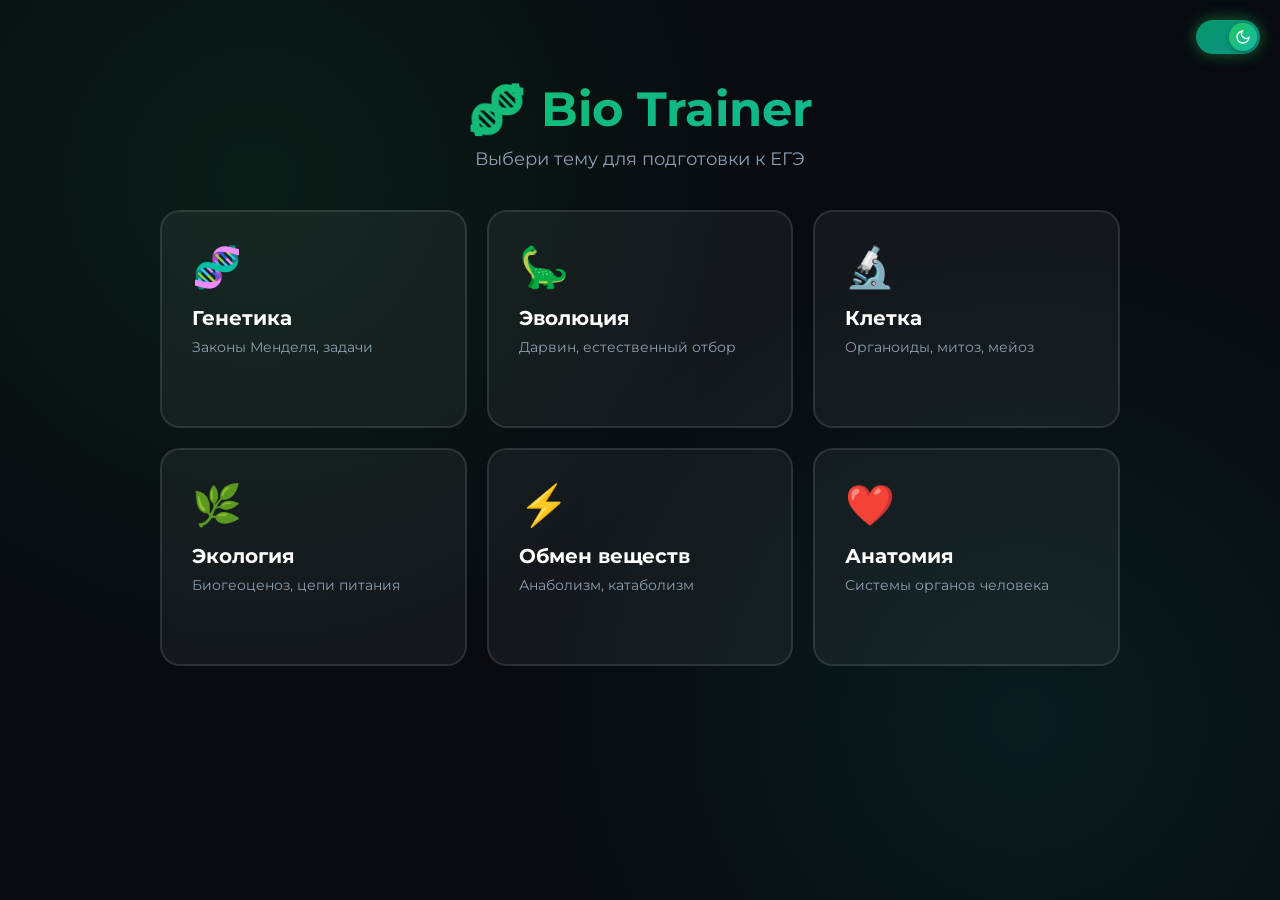
<file: index.html>
<!DOCTYPE html>
<html lang="ru">
<head>
    <meta charset="UTF-8">
    <meta name="viewport" content="width=device-width, initial-scale=1.0">
    <title>Bio Trainer | Подготовка к ЕГЭ</title>
    <link rel="icon" type="image/svg+xml" href="icon.svg">
    <link rel="apple-touch-icon" href="icon.svg">
    <link rel="stylesheet" href="style.css">
</head>
<body class="dark-mode">
    
    <!-- Кнопка переключения темы -->
    <button id="themeToggle" class="theme-switch">
        <div class="toggle-thumb">
            <svg class="icon-sun" viewBox="0 0 24 24" fill="none" stroke="currentColor" stroke-width="2"><circle cx="12" cy="12" r="5"></circle><line x1="12" y1="1" x2="12" y2="3"></line><line x1="12" y1="21" x2="12" y2="23"></line><line x1="4.22" y1="4.22" x2="5.64" y2="5.64"></line><line x1="18.36" y1="18.36" x2="19.78" y2="19.78"></line><line x1="1" y1="12" x2="3" y2="12"></line><line x1="21" y1="12" x2="23" y2="12"></line><line x1="4.22" y1="19.78" x2="5.64" y2="18.36"></line><line x1="18.36" y1="5.64" x2="19.78" y2="4.22"></line></svg>
            <svg class="icon-moon" viewBox="0 0 24 24" fill="none" stroke="currentColor" stroke-width="2"><path d="M21 12.79A9 9 0 1 1 11.21 3 7 7 0 0 0 21 12.79z"></path></svg>
        </div>
    </button>

    <!-- ЭКРАН 1: ГЛАВНОЕ МЕНЮ -->
    <div class="main-menu" id="mainMenu">
        <h1>🧬 Bio Trainer</h1>
        <p>Выбери тему для подготовки к ЕГЭ</p>
        
        <div class="topics-grid">
            <div class="topic-card" data-topic="genetics">
                <div class="topic-icon">🧬</div>
                <h3>Генетика</h3>
                <p>Законы Менделя, задачи</p>
            </div>
            <div class="topic-card" data-topic="evolution">
                <div class="topic-icon">🦕</div>
                <h3>Эволюция</h3>
                <p>Дарвин, естественный отбор</p>
            </div>
            <div class="topic-card" data-topic="cell">
                <div class="topic-icon">🔬</div>
                <h3>Клетка</h3>
                <p>Органоиды, митоз, мейоз</p>
            </div>
            <div class="topic-card" data-topic="ecology">
                <div class="topic-icon">🌿</div>
                <h3>Экология</h3>
                <p>Биогеоценоз, цепи питания</p>
            </div>
            <div class="topic-card" data-topic="metabolism">
                <div class="topic-icon">⚡</div>
                <h3>Обмен веществ</h3>
                <p>Анаболизм, катаболизм</p>
            </div>
            <div class="topic-card" data-topic="anatomy">
                <div class="topic-icon">❤️</div>
                <h3>Анатомия</h3>
                <p>Системы органов человека</p>
            </div>
        </div>
    </div>

    <!-- ЭКРАН 2: ТЕСТ -->
    <div class="quiz-app" id="quizApp" style="display: none;">
        <div class="quiz-header">
            <div class="header-top">
                <h1 id="headerTitle">Тема</h1>
                <button class="exit-btn" id="exitBtn">← Назад</button>
            </div>
            <div class="progress-container">
                <div class="progress-bar" id="progressBar"></div>
            </div>
            <div style="display: flex; justify-content: space-between; align-items: center; margin-top: 10px;">
                <span class="timer-text" id="timerText">⏱ 0:00</span>
                <span class="progress-text" id="progressText">Вопрос 1 из 50</span>
            </div>
        </div>

        <div class="question-nav" id="questionNav"></div>

        <div class="quiz-card" id="quizContent">
            <div class="quiz-main" style="width: 100%;">
                <h2 id="questionText">Загрузка...</h2>
                
                <div class="options" id="optionsContainer"></div>
                <button class="submit-btn" id="checkOptionsBtn" style="display: none; margin-top: 15px;">Проверить ответы</button>
                
                <div class="input-container" id="inputContainer" style="display: none;">
                    <input type="text" id="textInput" class="text-input" placeholder="Впиши ответ сюда..." autocomplete="off" autocapitalize="off" spellcheck="false" enterkeyhint="done" inputmode="text">
                    <button class="submit-btn" id="submitBtn">Проверить</button>
                </div>

                <div class="explanation" id="explanationBox">
                    <p id="explanationText"></p>
                </div>

                <button class="skip-btn" id="skipBtn" style="display: none;">Пропустить вопрос</button>
                <button class="next-btn" id="nextBtn">Следующий вопрос →</button>
            </div>
        </div>

        <div class="results-screen" id="resultsScreen" style="display: none;">
            <h2>🎉 Тест пройден!</h2>
            <div class="score-circle"><span id="finalScore">0</span></div>
            <div class="grade-box">
                <h3>Твоя оценка:</h3>
                <div class="grade-mark" id="finalGrade">5</div>
            </div>
            <button class="restart-btn" id="restartBtn">Вернуться в меню 🏠</button>
        </div>
    </div>

    <canvas id="confetti-canvas" style="position: fixed; top: 0; left: 0; width: 100%; height: 100%; pointer-events: none; z-index: 9999; display: none;"></canvas>
    <script src="script.js"></script>
</body>
</html>
</file>
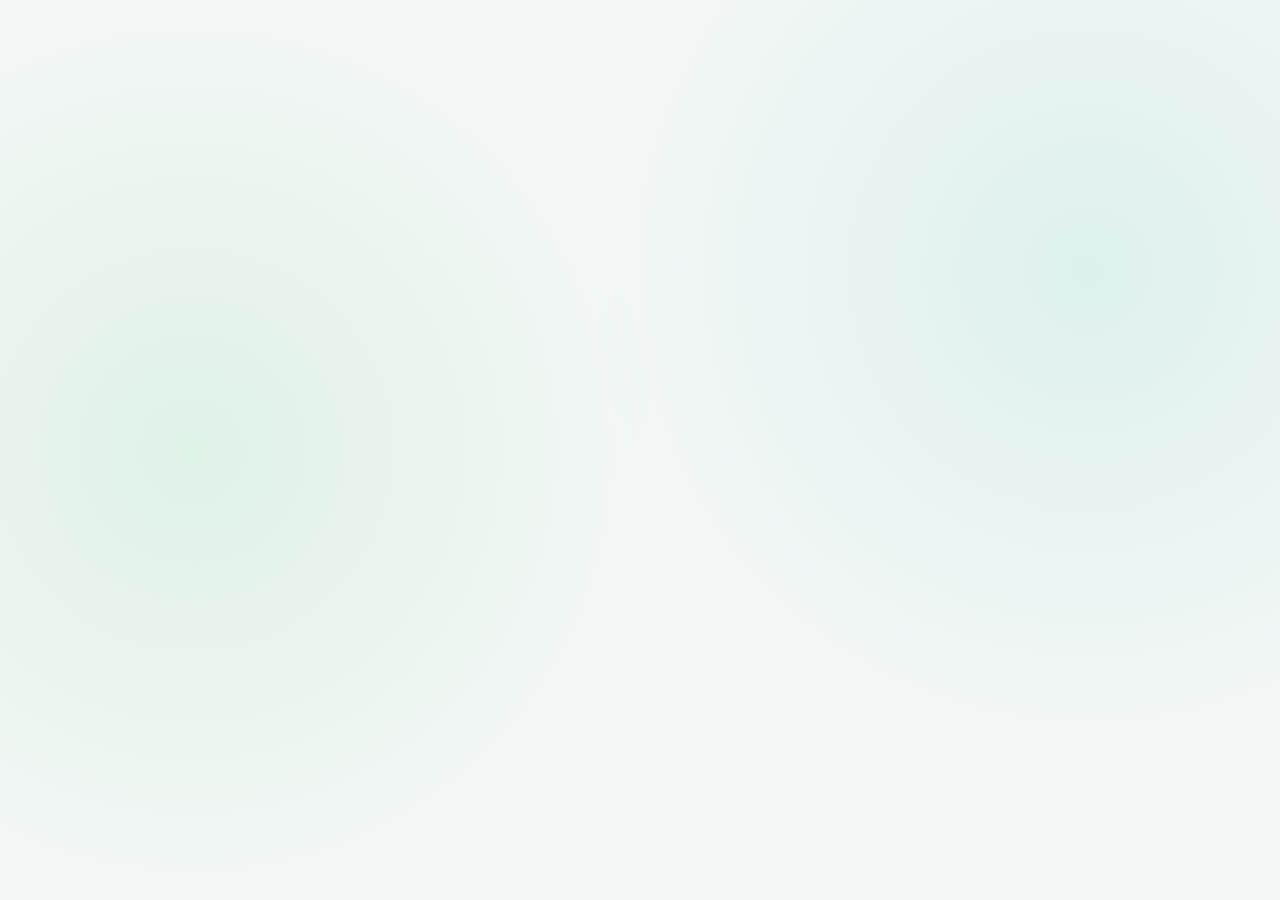
<file: russian.html>
<!DOCTYPE html>
<html lang="ru">
<head>
    <meta charset="UTF-8">
    <meta name="viewport" content="width=device-width, initial-scale=1.0">
    <title>Тренажёр по русскому</title>
    <link rel="stylesheet" href="style.css">
</head>
<body class="light-mode">
    <div class="quiz-app">
        <div class="quiz-header">
            <div class="header-top">
                <h1>🎓 Тренажёр по русскому</h1>
                <button id="themeToggle" class="theme-switch">
                    <span class="sun"></span><span class="moon"></span>
                </button>
            </div>
            <div class="progress-container">
                <div class="progress-bar" id="progressBar"></div>
            </div>
            <span class="progress-text" id="progressText">Вопрос 1 из 20</span>
        </div>

        <div class="quiz-card" id="quizContent">
            <div class="theory-box">
                <div class="theory-icon">💡</div>
                <div class="theory-content">
                    <h3 id="theoryTitle">Тема</h3>
                    <div class="simple-explain" id="simpleText"></div>
                    <div class="official-rule"><strong>Правило:</strong> <span id="theoryText"></span></div>
                    <div class="example-box" id="exampleBox">
                        <strong>Пример:</strong> <span id="exampleText"></span>
                    </div>
                    <div class="glossary" id="glossaryBox"></div>
                    <div class="custom-tooltip" id="tooltipBox">
                        <div class="tooltip-header"><span id="tooltipTitle">Термин</span><button id="closeTooltip">✕</button></div>
                        <p id="tooltipText"></p>
                    </div>
                </div>
            </div>

            <h2 id="questionText">Загрузка...</h2>
            
            <div class="options" id="optionsContainer"></div>
            <button class="submit-btn" id="checkOptionsBtn" style="display: none; margin-top: 15px;">Проверить ответы</button>
            
            <div class="input-container" id="inputContainer" style="display: none;">
                <div class="audio-control" id="audioControl" style="display: none;">
                    <button class="play-audio-btn" id="playAudioBtn">🔊 Прослушать слово</button>
                </div>
                <input type="text" id="textInput" class="text-input" placeholder="Впиши ответ сюда..." autocomplete="off">
                <button class="submit-btn" id="submitBtn">Проверить</button>
            </div>

            <div class="explanation" id="explanationBox">
                <p id="explanationText"></p>
            </div>

            <button class="next-btn" id="nextBtn">Следующий вопрос →</button>
        </div>

        <div class="results-screen" id="resultsScreen">
            <h2>🎉 Тест пройден!</h2>
            <div class="score-circle"><span id="finalScore">0/20</span></div>
            <div class="grade-box">
                <h3>Твоя оценка:</h3>
                <div class="grade-mark" id="finalGrade">5</div>
            </div>
            <div class="feedback-box" id="feedbackBox">
                <h3>📌 Что подтянуть:</h3>
                <ul id="feedbackList"></ul>
            </div>
            <button class="restart-btn" onclick="location.reload()">Пройти заново 🔄</button>
        </div>
    </div>

    <!-- Подключаем скрипт -->
    <script src="script.js"></script>
</body>
</html>
</file>
<file: style.css>
@import url('https://fonts.googleapis.com/css2?family=Montserrat:wght@400;500;600;700;800;900&display=swap');

:root {
    --bg-dark: #080b10;
    --bg-panel: rgba(20, 30, 40, 0.7);
    --neon-green: #22c55e;
    --neon-teal: #14b8a6;
    --text-main: #ffffff;
    --text-muted: #8b9eb0;
}

* { margin: 0; padding: 0; box-sizing: border-box; font-family: 'Montserrat', sans-serif; }

/* Темы */
body.light-mode {
    background-color: #f4f7f6;
    background-image: radial-gradient(circle at 15% 50%, rgba(34, 197, 94, 0.1), transparent 40%), radial-gradient(circle at 85% 30%, rgba(20, 184, 166, 0.1), transparent 40%);
    color: #1e293b; min-height: 100vh;
}
body.dark-mode {
    background-color: var(--bg-dark);
    background-image: radial-gradient(circle at 20% 20%, rgba(34, 197, 94, 0.1), transparent 40%), radial-gradient(circle at 80% 80%, rgba(20, 184, 166, 0.1), transparent 40%);
    color: #e2e8f0; min-height: 100vh;
}
body {
    margin: 0 !important; padding: 40px 20px !important;
    display: flex !important; justify-content: center !important; align-items: flex-start !important;
    box-sizing: border-box !important; transition: background 0.4s, color 0.4s;
}

/* Переключатель темы */
.theme-switch { position: fixed; top: 20px; right: 20px; width: 64px; height: 34px; background: linear-gradient(135deg, #22c55e, #14b8a6); border-radius: 34px; border: none; cursor: pointer; padding: 3px; box-sizing: border-box; box-shadow: 0 0 10px rgba(34, 197, 94, 0.4); transition: all 0.4s ease; display: flex; align-items: center; z-index: 100; }
body.dark-mode .theme-switch { background: linear-gradient(135deg, #059669, #0d9488); box-shadow: 0 0 15px rgba(34, 197, 94, 0.5); }
.toggle-thumb { position: relative; width: 28px; height: 28px; background: #ffffff; border-radius: 50%; box-shadow: 0 2px 5px rgba(0,0,0,0.3); display: flex; align-items: center; justify-content: center; transition: transform 0.4s cubic-bezier(0.68, -0.55, 0.27, 1.55), background 0.4s; transform: translateX(0); }
body.dark-mode .toggle-thumb { transform: translateX(30px); background: linear-gradient(135deg, #22c55e, #14b8a6); }
.toggle-thumb svg { position: absolute; width: 16px; height: 16px; transition: opacity 0.3s ease, transform 0.3s ease; }
.icon-sun { color: #f59e0b; opacity: 1; transform: rotate(0deg) scale(1); }
.icon-moon { color: #ffffff; opacity: 0; transform: rotate(90deg) scale(0.5); }
body.dark-mode .icon-sun { opacity: 0; transform: rotate(-90deg) scale(0.5); }
body.dark-mode .icon-moon { opacity: 1; transform: rotate(0deg) scale(1); }

/* ═══════════════════════════════════════════ */
/* ГЛАВНОЕ МЕНЮ                                */
/* ═══════════════════════════════════════════ */
.main-menu { max-width: 1000px; margin: 40px auto; text-align: center; padding: 0 20px; width: 100%; }
.main-menu h1 { 
    font-size: 48px; 
    margin-bottom: 10px; 
    background: linear-gradient(135deg, #22c55e, #10b981, #14b8a6); 
    -webkit-background-clip: text; /* Для Safari */
    background-clip: text;         /* ВОТ ЭТА СТРОКА! Для Chrome и остальных */
    -webkit-text-fill-color: transparent; 
}
.main-menu p { font-size: 18px; color: var(--text-muted); margin-bottom: 40px; }
body.light-mode .main-menu p { color: #64748b; }
.topics-grid { display: grid; grid-template-columns: repeat(auto-fit, minmax(250px, 1fr)); gap: 20px; }
.topic-card { background: rgba(255, 255, 255, 0.05); border: 2px solid rgba(255, 255, 255, 0.1); border-radius: 20px; padding: 30px; cursor: pointer; transition: all 0.3s ease; text-align: left; }
body.light-mode .topic-card { background: #ffffff; border-color: #e2e8f0; box-shadow: 0 4px 15px rgba(0,0,0,0.05); }
.topic-card:hover { transform: translateY(-8px); border-color: #22c55e; box-shadow: 0 15px 30px rgba(34, 197, 94, 0.2); }
.topic-icon { font-size: 40px; margin-bottom: 15px; }
.topic-card h3 { font-size: 20px; margin-bottom: 8px; color: #fff; }
body.light-mode .topic-card h3 { color: #1e293b; }
.topic-card p { font-size: 14px; color: var(--text-muted); }
body.light-mode .topic-card p { color: #64748b; }

/* ═══════════════════════════════════════════ */
/* ИНТЕРФЕЙС ТЕСТА                            */
/* ═══════════════════════════════════════════ */
.quiz-app { width: 100%; max-width: 1000px; background: rgba(255, 255, 255, 0.85); backdrop-filter: blur(20px); border-radius: 24px; box-shadow: 0 20px 40px rgba(0, 0, 0, 0.1), inset 0 0 0 1px rgba(255, 255, 255, 0.5); overflow: hidden; display: none; }
body.dark-mode .quiz-app { background: rgba(15, 25, 35, 0.85); box-shadow: 0 20px 40px rgba(0, 0, 0, 0.4), inset 0 0 0 1px rgba(255, 255, 255, 0.05); }

.quiz-header { padding: 25px 35px; background: rgba(255, 255, 255, 0.3); border-bottom: 1px solid rgba(0, 0, 0, 0.05); }
body.dark-mode .quiz-header { background: rgba(0, 0, 0, 0.1); border-color: rgba(255, 255, 255, 0.05); }
.header-top { display: flex; justify-content: space-between; align-items: center; margin-bottom: 20px; }
.header-top h1 { margin: 0; font-size: 22px; font-weight: 800; }

.exit-btn { background: rgba(255, 255, 255, 0.1); border: none; color: #fff; padding: 8px 16px; border-radius: 8px; cursor: pointer; font-weight: 600; transition: 0.2s; }
.exit-btn:hover { background: rgba(255, 255, 255, 0.2); }
body.light-mode .exit-btn { background: #e2e8f0; color: #1e293b; }
body.light-mode .exit-btn:hover { background: #cbd5e1; }

.progress-container { height: 8px; background: rgba(0,0,0,0.05); border-radius: 10px; overflow: hidden; margin-bottom: 10px; }
body.dark-mode .progress-container { background: rgba(255,255,255,0.05); }
.progress-bar { height: 100%; background: linear-gradient(90deg, #22c55e, #14b8a6); width: 0%; transition: width 0.4s ease; }
.progress-text { font-size: 13px; font-weight: 700; display: block; text-align: right; text-transform: uppercase; letter-spacing: 0.5px; opacity: 0.7; }
.timer-text { font-size: 14px; font-weight: 700; color: #22c55e; background: rgba(34, 197, 94, 0.1); padding: 4px 12px; border-radius: 20px; display: inline-flex; align-items: center; gap: 5px; }
body.dark-mode .timer-text { background: rgba(34, 197, 94, 0.2); color: #4ade80; }
/* Навигация */
.question-nav { display: flex; flex-wrap: wrap; gap: 8px; padding: 20px 35px; background: rgba(255, 255, 255, 0.4); border-bottom: 1px solid rgba(0, 0, 0, 0.05); justify-content: center; }
body.dark-mode .question-nav { background: rgba(0, 0, 0, 0.2); border-bottom-color: rgba(255, 255, 255, 0.05); }
.nav-btn { width: 40px; height: 40px; border-radius: 10px; border: 2px solid #cbd5e1; background: #ffffff; color: #1e293b; font-weight: 700; font-size: 15px; cursor: pointer; transition: all 0.2s; display: flex; align-items: center; justify-content: center; }
body.dark-mode .nav-btn { background: #1e293b; border-color: #334155; color: #f8fafc; }
.nav-btn:hover { border-color: #22c55e; transform: translateY(-2px); }
.nav-btn.active { border-color: #22c55e; background: #22c55e; color: #ffffff; box-shadow: 0 0 0 3px rgba(34, 197, 94, 0.3); }
.nav-btn.answered-correct { background: #dcfce7; border-color: #22c55e; color: #166534; }
body.dark-mode .nav-btn.answered-correct { background: rgba(34, 197, 94, 0.2); border-color: #22c55e; color: #4ade80; }
.nav-btn.answered-wrong { background: #fee2e2; border-color: #ef4444; color: #991b1b; }
body.dark-mode .nav-btn.answered-wrong { background: rgba(239, 68, 68, 0.2); border-color: #ef4444; color: #f87171; }

/* Карточка теста */
.quiz-card { padding: 30px; }
.quiz-main h2 { margin-top: 0; font-size: 20px; font-weight: 800; margin-bottom: 20px; }
.options { display: flex; flex-direction: column; gap: 12px; }
.option-btn { background: #ffffff; border: 2px solid #e2e8f0; padding: 16px 20px; border-radius: 12px; font-size: 15px; text-align: left; cursor: pointer; transition: all 0.2s; font-family: inherit; font-weight: 500; color: #1e293b; }
body.dark-mode .option-btn { background: #0f172a; border-color: #334155; color: #f8fafc; }
.option-btn:hover:not(.disabled) { border-color: #22c55e; transform: translateY(-2px); box-shadow: 0 4px 12px rgba(34,197,94,0.15); }
.option-btn.selected { border-color: #22c55e !important; background: rgba(34, 197, 94, 0.1) !important; }
.option-btn.correct { background: #dcfce7 !important; border-color: #22c55e !important; color: #166534 !important; font-weight: 700; }
body.dark-mode .option-btn.correct { background: rgba(34, 197, 94, 0.2) !important; color: #4ade80 !important; }
.option-btn.wrong { background: #fee2e2 !important; border-color: #ef4444 !important; color: #991b1b !important; }
body.dark-mode .option-btn.wrong { background: rgba(239, 68, 68, 0.2) !important; color: #f87171 !important; }

.input-container { display: flex; flex-direction: column; gap: 15px; margin-top: 20px; }
.text-input { width: 100%; box-sizing: border-box; padding: 18px; border-radius: 12px; border: 2px solid #e2e8f0; font-size: 16px; font-family: inherit; outline: none; background: #ffffff; transition: 0.2s; }
body.dark-mode .text-input { background: #0f172a; border-color: #334155; color: #fff; }
.text-input:focus { border-color: #22c55e; box-shadow: 0 0 0 4px rgba(34, 197, 94, 0.15); }
.text-input.correct { border-color: #22c55e !important; background: #dcfce7 !important; color: #166534 !important; }
body.dark-mode .text-input.correct { background: rgba(34, 197, 94, 0.2) !important; color: #4ade80 !important; }
.text-input.wrong { border-color: #ef4444 !important; background: #fee2e2 !important; color: #991b1b !important; }
body.dark-mode .text-input.wrong { background: rgba(239, 68, 68, 0.2) !important; color: #f87171 !important; }

.submit-btn { background: #22c55e; color: white; border: none; padding: 16px; border-radius: 12px; font-size: 16px; font-weight: 700; cursor: pointer; transition: 0.2s; font-family: inherit; width: 100%; margin-top: 15px; }
.submit-btn:hover { background: #16a34a; }

.explanation { margin-top: 20px; padding: 15px; border-radius: 12px; display: none; font-size: 14px; line-height: 1.5; }
.explanation.show { display: block; animation: slideDown 0.3s ease; }
.explanation.correct-bg { background: #dcfce7; color: #166534; border: 1px solid #22c55e; }
body.dark-mode .explanation.correct-bg { background: rgba(34, 197, 94, 0.1); color: #4ade80; border-color: rgba(34, 197, 94, 0.3); }
.explanation.wrong-bg { background: #fee2e2; color: #991b1b; border: 1px solid #ef4444; }
body.dark-mode .explanation.wrong-bg { background: rgba(239, 68, 68, 0.1); color: #f87171; border-color: rgba(239, 68, 68, 0.3); }

.next-btn { margin-top: 20px; width: 100%; background: #22c55e; color: white; border: none; padding: 16px; border-radius: 12px; font-size: 16px; font-weight: 700; cursor: pointer; display: none; transition: background 0.2s; }
.next-btn:hover { background: #16a34a; }
.next-btn.show { display: block; animation: slideDown 0.3s ease; }
.skip-btn { background: transparent; border: 2px dashed #94a3b8; color: #64748b; padding: 12px 20px; border-radius: 12px; font-size: 14px; font-weight: 600; cursor: pointer; margin-top: 15px; transition: 0.2s; width: 100%; font-family: inherit; }
.skip-btn:hover { border-color: #22c55e; color: #22c55e; background: rgba(34, 197, 94, 0.05); }
body.dark-mode .skip-btn { color: #94a3b8; border-color: #475569; }
body.dark-mode .skip-btn:hover { border-color: #4ade80; color: #4ade80; }

@keyframes shake { 0%, 100% { transform: translateX(0); } 20% { transform: translateX(-6px); } 40% { transform: translateX(6px); } 60% { transform: translateX(-3px); } 80% { transform: translateX(3px); } }
.wrong-anim { animation: shake 0.4s ease-in-out; }
@keyframes glow-green { 0% { box-shadow: 0 0 5px rgba(34, 197, 94, 0.4); } 50% { box-shadow: 0 0 20px rgba(34, 197, 94, 1), 0 0 40px rgba(34, 197, 94, 0.6); transform: scale(1.02); } 100% { box-shadow: 0 0 5px rgba(34, 197, 94, 0.4); transform: scale(1); } }
.correct-anim { animation: glow-green 0.6s ease-in-out; }

/* Результаты */
.results-screen { padding: 60px 40px; text-align: center; display: none; background: linear-gradient(135deg, #f0fdf4 0%, #dcfce7 100%); }
body.dark-mode .results-screen { background: linear-gradient(135deg, #064e3b 0%, #022c22 100%); }
.results-screen h2 { font-size: 34px; margin-bottom: 20px; font-weight: 800; color: #1e293b; }
body.dark-mode .results-screen h2 { color: #f8fafc; }
.score-circle { display: inline-flex; align-items: center; justify-content: center; width: 140px; height: 140px; border-radius: 50%; background: linear-gradient(135deg, #22c55e, #14b8a6); color: #ffffff; font-size: 36px; font-weight: 900; margin: 20px auto 30px; box-shadow: 0 15px 35px rgba(34, 197, 94, 0.4); border: 4px solid #ffffff; }
body.dark-mode .score-circle { border-color: #334155; }
.grade-box { margin-bottom: 40px; }
.grade-box h3 { font-size: 16px; text-transform: uppercase; letter-spacing: 1.5px; margin-bottom: 15px; color: #64748b; }
body.dark-mode .grade-box h3 { color: #94a3b8; }
.grade-mark { display: inline-flex; align-items: center; justify-content: center; width: 90px; height: 90px; border-radius: 50%; font-size: 44px; font-weight: 900; color: #ffffff; border: 3px solid #ffffff; }
body.dark-mode .grade-mark { border-color: #334155; }
.grade-5 { background: linear-gradient(135deg, #22c55e, #16a34a); box-shadow: 0 10px 25px rgba(34, 197, 94, 0.4); }
.grade-4 { background: linear-gradient(135deg, #3b82f6, #2563eb); box-shadow: 0 10px 25px rgba(59, 130, 246, 0.4); }
.grade-3 { background: linear-gradient(135deg, #f59e0b, #d97706); box-shadow: 0 10px 25px rgba(245, 158, 11, 0.4); }
.grade-2 { background: linear-gradient(135deg, #ef4444, #dc2626); box-shadow: 0 10px 25px rgba(239, 68, 68, 0.4); }
.restart-btn { background: linear-gradient(135deg, #22c55e, #14b8a6); color: #ffffff; border: none; padding: 18px 45px; border-radius: 50px; font-size: 18px; font-weight: 700; cursor: pointer; transition: all 0.3s; box-shadow: 0 10px 25px rgba(34, 197, 94, 0.4); }
.restart-btn:hover { transform: translateY(-3px) scale(1.02); box-shadow: 0 15px 35px rgba(34, 197, 94, 0.5); }
@keyframes slideDown { from { opacity: 0; transform: translateY(-10px); } to { opacity: 1; transform: translateY(0); } }
/* ═══════════════════════════════════════════ */
/* 📱 МОБИЛЬНАЯ ВЕРСИЯ (АДАПТИВ)               */
/* ═══════════════════════════════════════════ */

@media (max-width: 768px) {
    /* Отступы на странице */
    body {
        padding: 15px 10px !important;
    }

    /* Кнопка темы становится чуть меньше и ближе к краю */
    .theme-switch {
        top: 15px;
        right: 15px;
        transform: scale(0.9);
    }

    /* --- ГЛАВНОЕ МЕНЮ --- */
    .main-menu {
        margin: 60px auto 20px;
    }
    .main-menu h1 {
        font-size: 32px;
    }
    .main-menu p {
        font-size: 15px;
        margin-bottom: 25px;
    }
    .topics-grid {
        grid-template-columns: 1fr; /* В один столбик */
        gap: 15px;
    }
    .topic-card {
        padding: 20px;
        display: flex;
        align-items: center;
        gap: 15px;
    }
    .topic-icon {
        font-size: 32px;
        margin-bottom: 0;
    }
    .topic-card h3 {
        font-size: 18px;
        margin-bottom: 4px;
    }
    .topic-card p {
        font-size: 13px;
    }

    /* --- ИНТЕРФЕЙС ТЕСТА --- */
    .quiz-app {
        border-radius: 16px;
    }
    .quiz-header {
        padding: 15px;
    }
    .header-top {
        margin-bottom: 15px;
    }
    .header-top h1 {
        font-size: 18px;
    }
    .exit-btn {
        padding: 6px 12px;
        font-size: 13px;
    }
    
    /* Навигация по вопросам (цифры) */
    .question-nav {
        padding: 15px;
        gap: 6px;
    }
    .nav-btn {
        width: 36px;
        height: 36px;
        font-size: 14px;
        border-radius: 8px;
    }

    /* --- КАРТОЧКА ТЕСТА (Убираем две колонки) --- */
    .quiz-card {
        padding: 15px;
        flex-direction: column; /* Ставим друг под друга */
        gap: 15px;
    }
    /* Если у тебя остался старый лэйаут с сайдбаром, скрываем его, 
       так как в биологии теория идет прямо в вопросе */
    .quiz-sidebar {
        width: 100%;
    }
    .quiz-main {
        width: 100%;
    }

    /* Текст вопроса */
    .quiz-main h2 {
        font-size: 18px;
        line-height: 1.4;
        margin-bottom: 15px;
    }

    /* Варианты ответов */
    .option-btn {
        padding: 14px 16px;
        font-size: 14px;
        border-radius: 10px;
    }

    /* Поле ввода */
    .text-input {
        padding: 14px;
        font-size: 15px;
    }

    /* Кнопки проверки и далее */
    .submit-btn, .next-btn, .skip-btn {
        padding: 14px;
        font-size: 15px;
    }

    /* Объяснение */
    .explanation {
        padding: 12px;
        font-size: 13px;
    }

    /* --- РЕЗУЛЬТАТЫ --- */
    .results-screen {
        padding: 40px 20px;
    }
    .results-screen h2 {
        font-size: 26px;
    }
    .score-circle {
        width: 110px;
        height: 110px;
        font-size: 28px;
        margin: 15px auto 20px;
    }
    .grade-mark {
        width: 70px;
        height: 70px;
        font-size: 32px;
    }
    .restart-btn {
        padding: 15px 30px;
        font-size: 16px;
        width: 100%;
    }
}

/* Совсем маленькие телефоны (до 380px) */
@media (max-width: 380px) {
    .nav-btn {
        width: 30px;
        height: 30px;
        font-size: 12px;
    }
    .header-top h1 {
        font-size: 16px;
    }
    .quiz-main h2 {
        font-size: 16px;
    }
    .option-btn {
        font-size: 13px;
    }
}
/* ========================================== */
/* ========================================== */
/* 📱 УЛУЧШЕНИЯ ДЛЯ МОБИЛЬНЫХ И ТЕМ            */
/* ========================================== */

/* 1. Зелёный градиент ТОЛЬКО для тёмной темы */
body.dark-mode .nav-btn {
    background: linear-gradient(135deg, #1b382b 0%, #12251b 100%) !important;
    color: #a7f3d0 !important;
    border: 1px solid #2f5c45 !important;
    border-radius: 10px !important;
    box-shadow: inset 0 1px 0 rgba(255, 255, 255, 0.05), 0 4px 6px rgba(0, 0, 0, 0.3) !important;
    transition: all 0.2s ease !important;
}

body.dark-mode .nav-btn:hover {
    background: linear-gradient(135deg, #234b38 0%, #173324 100%) !important;
    color: #d1fae5 !important;
    border-color: #3b7a5a !important;
    transform: translateY(-1px) !important;
    box-shadow: inset 0 1px 0 rgba(255, 255, 255, 0.1), 0 6px 8px rgba(0, 0, 0, 0.4) !important;
}

body.dark-mode .nav-btn.active {
    border: 2px solid #10b981 !important;
    background: linear-gradient(135deg, #256d4b 0%, #194a32 100%) !important;
    color: #ffffff !important;
    box-shadow: 0 0 10px rgba(16, 185, 129, 0.4), inset 0 1px 0 rgba(255, 255, 255, 0.1) !important;
}

body.dark-mode .nav-btn.answered-correct {
    background: linear-gradient(135deg, #15803d 0%, #166534 100%) !important;
    border-color: #22c55e !important;
    color: #ffffff !important;
}

body.dark-mode .nav-btn.answered-wrong {
    background: linear-gradient(135deg, #b91c1c 0%, #991b1b 100%) !important;
    border-color: #ef4444 !important;
    color: #ffffff !important;
}

/* 2. Защита от зума на iPhone при нажатии на поле ввода */
.text-input {
    font-size: 16px !important;
}

/* 3. Мобильные улучшения (кнопки крупнее, отступы удобнее) */
@media (max-width: 768px) {
    .topic-card {
        padding: 18px 15px;
    }
    
    .exit-btn {
        padding: 10px 16px;
        font-size: 14px;
    }

    .submit-btn, .next-btn {
        padding: 16px;
        font-size: 16px;
    }
}
</file>
